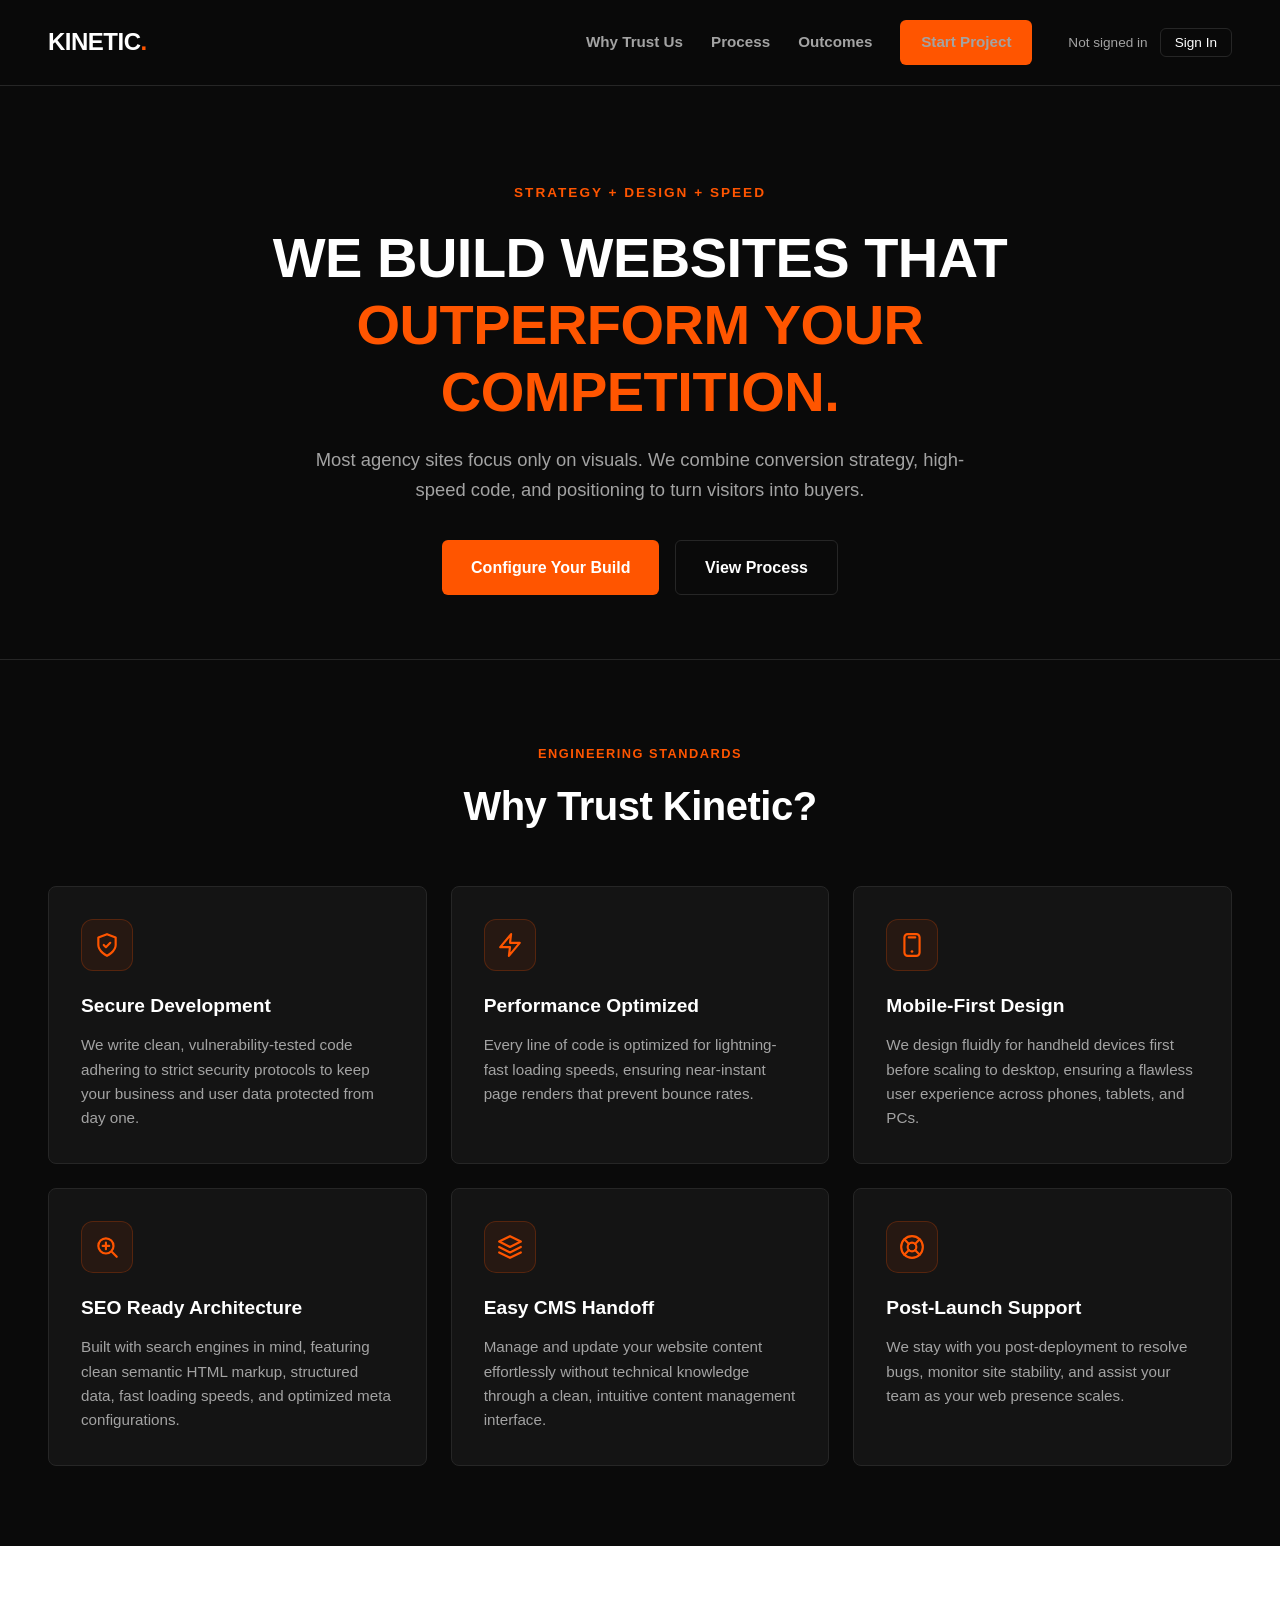
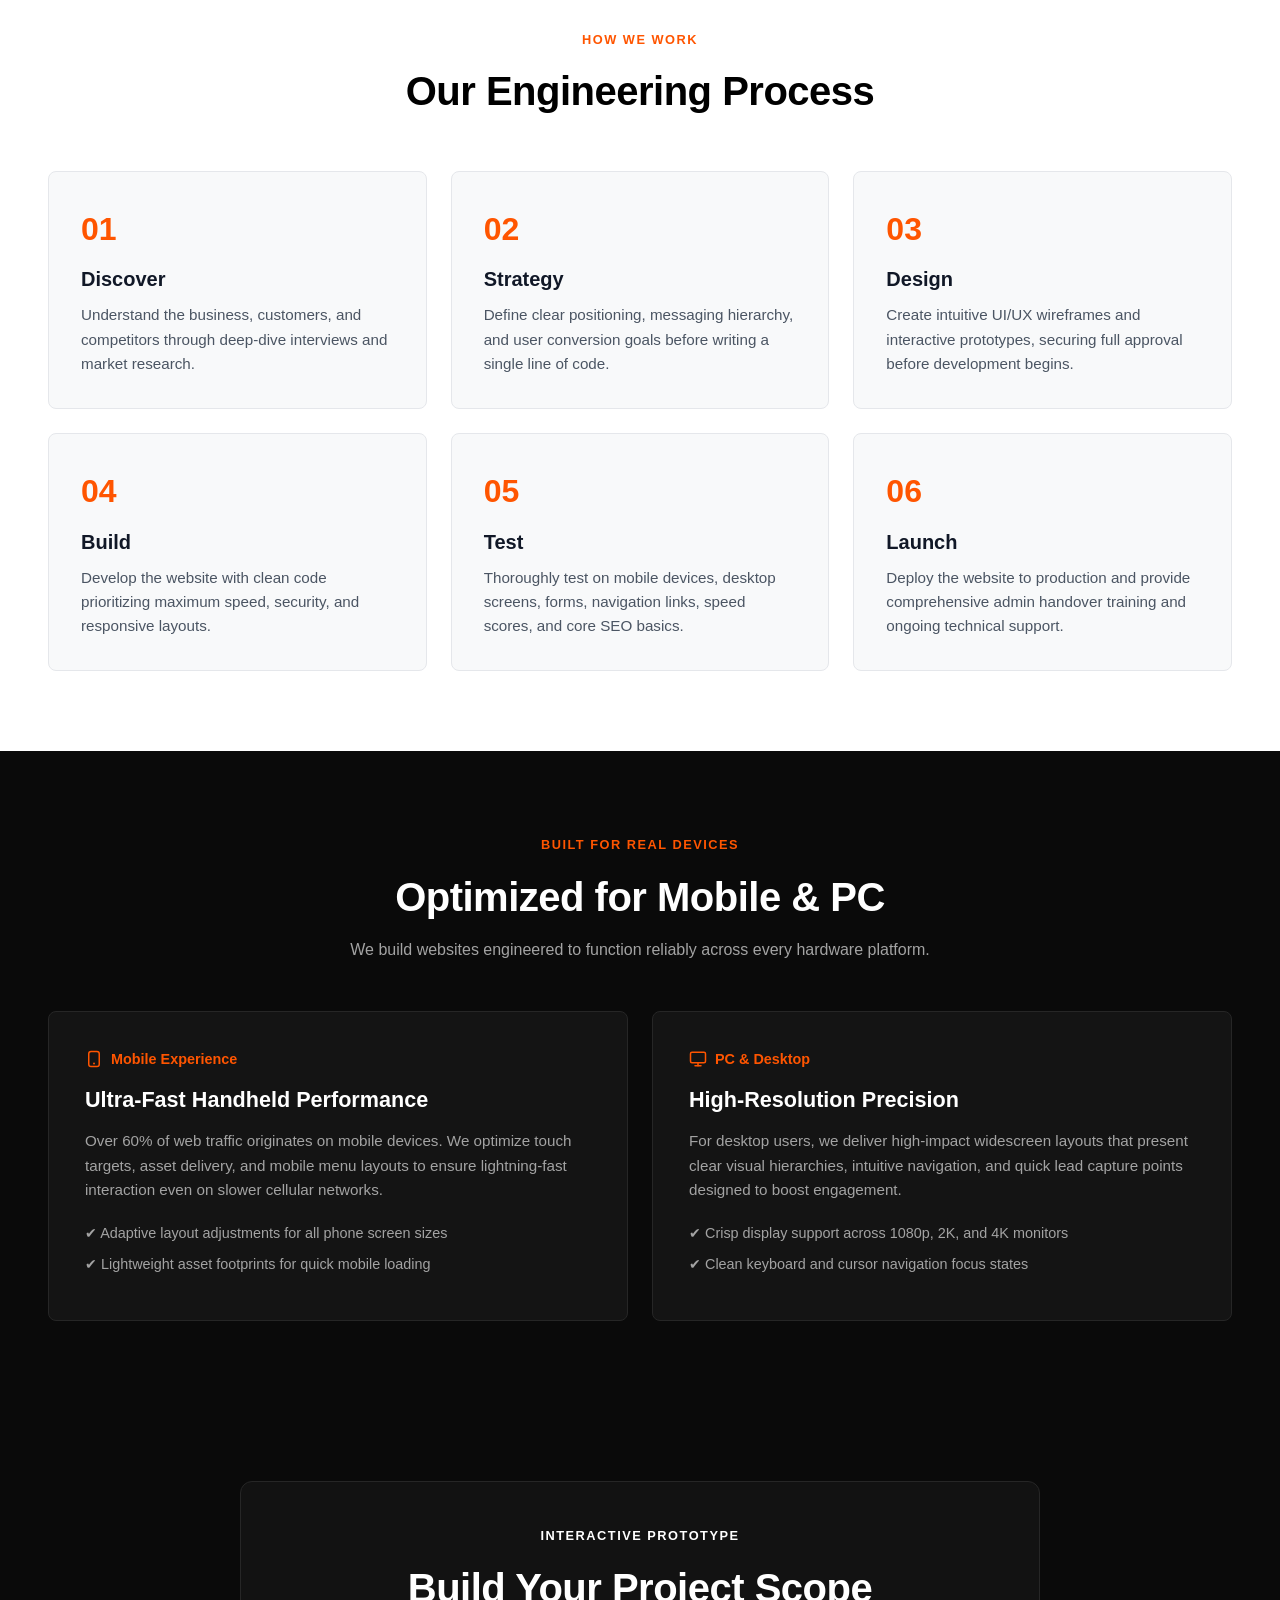
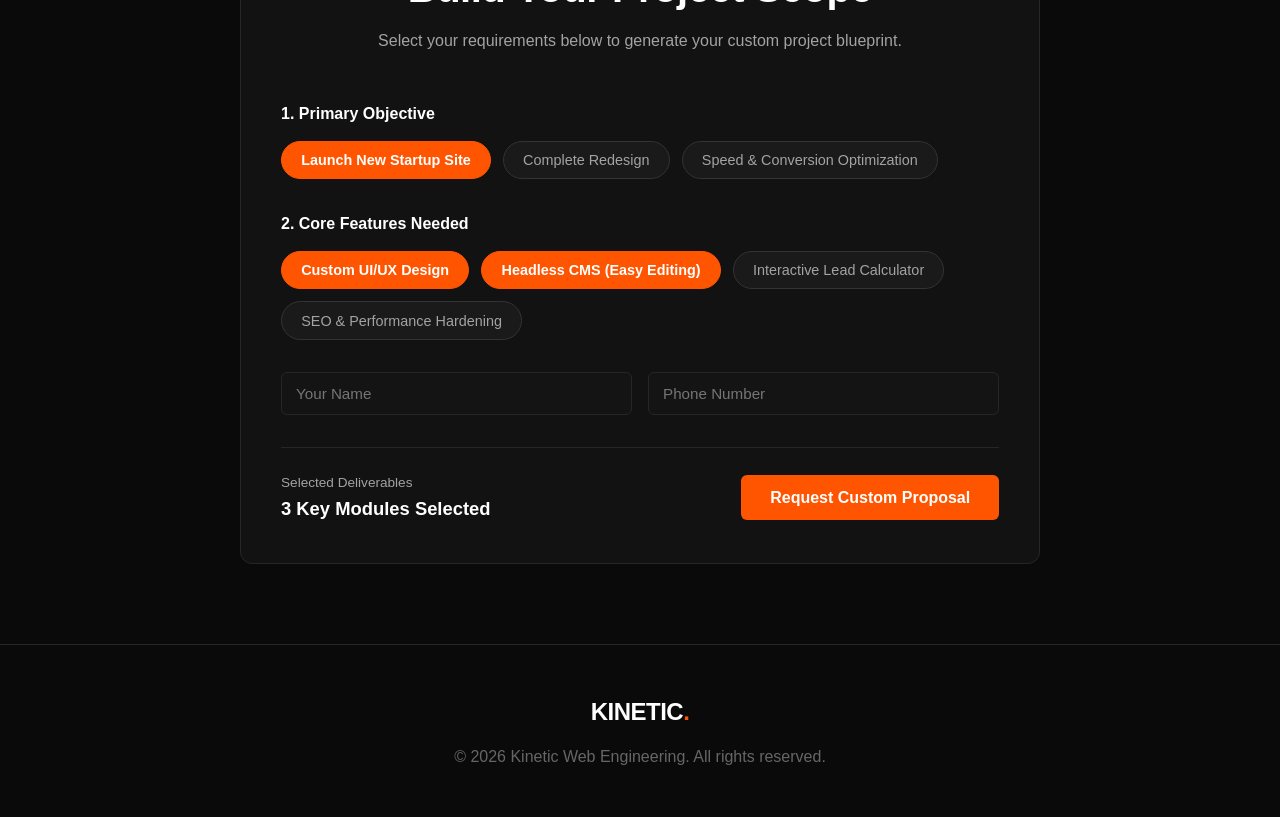
<file: frontend/index.html>
<!DOCTYPE html>
<html lang="en">
<head>
  <meta charset="UTF-8">
  <meta name="viewport" content="width=device-width, initial-scale=1.0">
  <title>KINETIC | Web Engineering for High-Growth Startups</title>
  <link rel="stylesheet" href="css/style.css">
  <!-- Font Awesome Icons -->
  <link rel="stylesheet" href="https://cdnjs.cloudflare.com/ajax/libs/font-awesome/6.4.0/css/all.min.css">
</head>
<body>

  <!-- Navigation Bar -->
  <nav class="navbar">
    <a href="#" class="logo">KINETIC<span>.</span></a>
    <button class="nav-toggle" id="nav-toggle" aria-label="Toggle navigation">
      <svg class="icon-menu" viewBox="0 0 24 24" fill="none" stroke="currentColor" stroke-width="2" stroke-linecap="round" stroke-linejoin="round" style="width:22px;height:22px;display:block;"><line x1="3" y1="12" x2="21" y2="12"/><line x1="3" y1="6" x2="21" y2="6"/><line x1="3" y1="18" x2="21" y2="18"/></svg>
      <svg class="icon-close" viewBox="0 0 24 24" fill="none" stroke="currentColor" stroke-width="2" stroke-linecap="round" stroke-linejoin="round" style="width:22px;height:22px;display:none;"><line x1="18" y1="6" x2="6" y2="18"/><line x1="6" y1="6" x2="18" y2="18"/></svg>
    </button>
    <div class="nav-links" id="nav-links">
      <a href="#trust">Why Trust Us</a>
      <a href="#process">Process</a>
      <a href="#outcomes">Outcomes</a>
      <a href="#configurator" class="btn-orange">Start Project</a>
      
      <!-- Integrated User Controls Right Side -->
      <div class="user-nav">
        <!-- Admin-Only Button (Placed inside navbar, hidden by default) -->
        <a id="admin-link" href="dashboard.html" class="btn-outline-sm btn-admin-highlight" style="display: none;">Admin Dashboard</a>
        
        <span id="user-greeting" class="user-greeting">Guest</span>
        <button id="auth-btn" onclick="handleAuthAction()" class="btn-outline-sm">Sign In</button>
      </div>
    </div>
  </nav>

  <!-- Hero Section -->
  <header class="hero">
    <div class="tag">STRATEGY + DESIGN + SPEED</div>
    <h1>WE BUILD WEBSITES THAT <br><span class="highlight">OUTPERFORM YOUR COMPETITION.</span></h1>
    <p>Most agency sites focus only on visuals. We combine conversion strategy, high-speed code, and positioning to turn visitors into buyers.</p>
    <div class="hero-btns">
      <a href="#configurator" class="btn-orange btn-lg">Configure Your Build</a>
      <a href="#process" class="btn-outline btn-lg">View Process</a>
    </div>
  </header>

  <!-- SECTION 1: Why Trust Kinetic? -->
  <section id="trust" class="section dark-section border-top">
    <div class="section-title">
      <span class="sub-tag orange-text">ENGINEERING STANDARDS</span>
      <h2>Why Trust Kinetic?</h2>
    </div>

    <div class="trust-grid">
      <div class="trust-card">
        <div class="trust-icon">
          <svg viewBox="0 0 24 24" fill="none" stroke="currentColor" stroke-width="2" stroke-linecap="round" stroke-linejoin="round">
            <path d="M12 22s8-4 8-10V5l-8-3-8 3v7c0 6 8 10 8 10z"/>
            <path d="M9 12l2 2 4-4"/>
          </svg>
        </div>
        <h3>Secure Development</h3>
        <p>We write clean, vulnerability-tested code adhering to strict security protocols to keep your business and user data protected from day one.</p>
      </div>

      <div class="trust-card">
        <div class="trust-icon">
          <svg viewBox="0 0 24 24" fill="none" stroke="currentColor" stroke-width="2" stroke-linecap="round" stroke-linejoin="round">
            <polygon points="13 2 3 14 12 14 11 22 21 10 12 10 13 2"/>
          </svg>
        </div>
        <h3>Performance Optimized</h3>
        <p>Every line of code is optimized for lightning-fast loading speeds, ensuring near-instant page renders that prevent bounce rates.</p>
      </div>

      <div class="trust-card">
        <div class="trust-icon">
          <svg viewBox="0 0 24 24" fill="none" stroke="currentColor" stroke-width="2" stroke-linecap="round" stroke-linejoin="round">
            <rect x="5" y="2" width="14" height="20" rx="3"/>
            <line x1="12" y1="18" x2="12.01" y2="18" stroke-width="2.5"/>
            <path d="M9 5h6"/>
          </svg>
        </div>
        <h3>Mobile-First Design</h3>
        <p>We design fluidly for handheld devices first before scaling to desktop, ensuring a flawless user experience across phones, tablets, and PCs.</p>
      </div>

      <div class="trust-card">
        <div class="trust-icon">
          <svg viewBox="0 0 24 24" fill="none" stroke="currentColor" stroke-width="2" stroke-linecap="round" stroke-linejoin="round">
            <circle cx="11" cy="11" r="7"/>
            <line x1="21" y1="21" x2="16.65" y2="16.65"/>
            <path d="M11 8v6"/>
            <path d="M8 11h6"/>
          </svg>
        </div>
        <h3>SEO Ready Architecture</h3>
        <p>Built with search engines in mind, featuring clean semantic HTML markup, structured data, fast loading speeds, and optimized meta configurations.</p>
      </div>

      <div class="trust-card">
        <div class="trust-icon">
          <svg viewBox="0 0 24 24" fill="none" stroke="currentColor" stroke-width="2" stroke-linecap="round" stroke-linejoin="round">
            <polygon points="12 2 2 7 12 12 22 7 12 2"/>
            <polyline points="2 17 12 22 22 17"/>
            <polyline points="2 12 12 17 22 12"/>
          </svg>
        </div>
        <h3>Easy CMS Handoff</h3>
        <p>Manage and update your website content effortlessly without technical knowledge through a clean, intuitive content management interface.</p>
      </div>

      <div class="trust-card">
        <div class="trust-icon">
          <svg viewBox="0 0 24 24" fill="none" stroke="currentColor" stroke-width="2" stroke-linecap="round" stroke-linejoin="round">
            <circle cx="12" cy="12" r="10"/>
            <circle cx="12" cy="12" r="4"/>
            <line x1="4.93" y1="4.93" x2="9.17" y2="9.17"/>
            <line x1="14.83" y1="14.83" x2="19.07" y2="19.07"/>
            <line x1="14.83" y1="9.17" x2="19.07" y2="4.93"/>
            <line x1="4.93" y1="19.07" x2="9.17" y2="14.83"/>
          </svg>
        </div>
        <h3>Post-Launch Support</h3>
        <p>We stay with you post-deployment to resolve bugs, monitor site stability, and assist your team as your web presence scales.</p>
      </div>
    </div>
  </section>

  <!-- SECTION 2: Process Section -->
  <section id="process" class="section white-section">
    <div class="section-title text-black">
      <span class="sub-tag orange-text">HOW WE WORK</span>
      <h2>Our Engineering Process</h2>
    </div>

    <div class="process-grid">
      <div class="process-card">
        <span class="step-num">01</span>
        <h3>Discover</h3>
        <p>Understand the business, customers, and competitors through deep-dive interviews and market research.</p>
      </div>

      <div class="process-card">
        <span class="step-num">02</span>
        <h3>Strategy</h3>
        <p>Define clear positioning, messaging hierarchy, and user conversion goals before writing a single line of code.</p>
      </div>

      <div class="process-card">
        <span class="step-num">03</span>
        <h3>Design</h3>
        <p>Create intuitive UI/UX wireframes and interactive prototypes, securing full approval before development begins.</p>
      </div>

      <div class="process-card">
        <span class="step-num">04</span>
        <h3>Build</h3>
        <p>Develop the website with clean code prioritizing maximum speed, security, and responsive layouts.</p>
      </div>

      <div class="process-card">
        <span class="step-num">05</span>
        <h3>Test</h3>
        <p>Thoroughly test on mobile devices, desktop screens, forms, navigation links, speed scores, and core SEO basics.</p>
      </div>

      <div class="process-card">
        <span class="step-num">06</span>
        <h3>Launch</h3>
        <p>Deploy the website to production and provide comprehensive admin handover training and ongoing technical support.</p>
      </div>
    </div>
  </section>

  <!-- SECTION 3: Grounded Outcomes Section -->
  <section id="outcomes" class="section dark-section">
    <div class="section-title">
      <span class="sub-tag orange-text">BUILT FOR REAL DEVICES</span>
      <h2>Optimized for Mobile & PC</h2>
      <p class="section-desc">We build websites engineered to function reliably across every hardware platform.</p>
    </div>

    <div class="outcomes-grid">
      <div class="outcomes-card">
        <div class="device-tag">
          <svg viewBox="0 0 24 24" fill="none" stroke="currentColor" stroke-width="2" stroke-linecap="round" stroke-linejoin="round">
            <rect x="5" y="2" width="14" height="20" rx="3"/>
            <line x1="12" y1="18" x2="12.01" y2="18" stroke-width="2.5"/>
          </svg>
          Mobile Experience
        </div>
        <h3>Ultra-Fast Handheld Performance</h3>
        <p>Over 60% of web traffic originates on mobile devices. We optimize touch targets, asset delivery, and mobile menu layouts to ensure lightning-fast interaction even on slower cellular networks.</p>
        <ul class="check-list">
          <li>✔ Adaptive layout adjustments for all phone screen sizes</li>
          <li>✔ Lightweight asset footprints for quick mobile loading</li>
        </ul>
      </div>

      <div class="outcomes-card">
        <div class="device-tag">
          <svg viewBox="0 0 24 24" fill="none" stroke="currentColor" stroke-width="2" stroke-linecap="round" stroke-linejoin="round">
            <rect x="2" y="3" width="20" height="14" rx="2"/>
            <line x1="8" y1="21" x2="16" y2="21"/>
            <line x1="12" y1="17" x2="12" y2="21"/>
          </svg>
          PC & Desktop
        </div>
        <h3>High-Resolution Precision</h3>
        <p>For desktop users, we deliver high-impact widescreen layouts that present clear visual hierarchies, intuitive navigation, and quick lead capture points designed to boost engagement.</p>
        <ul class="check-list">
          <li>✔ Crisp display support across 1080p, 2K, and 4K monitors</li>
          <li>✔ Clean keyboard and cursor navigation focus states</li>
        </ul>
      </div>
    </div>
  </section>

  <!-- Configurator Section -->
  <section id="configurator" class="section dark-section">
    <div class="config-box">
      <div class="section-title">
        <span class="sub-tag">INTERACTIVE PROTOTYPE</span>
        <h2>Build Your Project Scope</h2>
        <p class="section-desc">Select your requirements below to generate your custom project blueprint.</p>
      </div>

      <div class="step-group">
        <label>1. Primary Objective</label>
        <div class="pill-grid">
          <button class="pill active" onclick="toggleOption(this)">Launch New Startup Site</button>
          <button class="pill" onclick="toggleOption(this)">Complete Redesign</button>
          <button class="pill" onclick="toggleOption(this)">Speed & Conversion Optimization</button>
        </div>
      </div>

      <div class="step-group">
        <label>2. Core Features Needed</label>
        <div class="pill-grid">
          <button class="pill active" onclick="toggleOption(this)">Custom UI/UX Design</button>
          <button class="pill active" onclick="toggleOption(this)">Headless CMS (Easy Editing)</button>
          <button class="pill" onclick="toggleOption(this)">Interactive Lead Calculator</button>
          <button class="pill" onclick="toggleOption(this)">SEO & Performance Hardening</button>
        </div>
      </div>
      
      <div class="contact-inputs">
        <input type="text" id="client-name" placeholder="Your Name" required>
        <input type="tel" id="client-phone" placeholder="Phone Number" required>
      </div>
      <div class="summary-footer">
        <div>
          <span class="summary-label">Selected Deliverables</span>
          <div id="selected-count" class="summary-value">3 Key Modules Selected</div>
        </div>
        <button class="btn-orange btn-lg" onclick="submitProposal()">Request Custom Proposal</button>
      </div>
    </div>
  </section>

  <!-- Footer -->
  <footer>
    <div class="footer-container">
      <div class="logo">KINETIC<span>.</span></div>
      <p>&copy; 2026 Kinetic Web Engineering. All rights reserved.</p>
    </div>
  </footer>

  <script src="js/auth.js"></script>
  <script src="js/script.js"></script>

  <script>
    document.addEventListener('DOMContentLoaded', () => {
      checkAuthState();
      setupMobileNav();
    });

    function setupMobileNav() {
      const toggle = document.getElementById('nav-toggle');
      const links = document.getElementById('nav-links');
      if (!toggle || !links) return;

      const menuIcon = toggle.querySelector('.icon-menu');
      const closeIcon = toggle.querySelector('.icon-close');

      toggle.addEventListener('click', () => {
        const isOpen = links.classList.toggle('active');
        if (menuIcon && closeIcon) {
          menuIcon.style.display = isOpen ? 'none' : 'block';
          closeIcon.style.display = isOpen ? 'block' : 'none';
        }
      });

      // Close menu when clicking on navigation links
      links.querySelectorAll('a').forEach(link => {
        link.addEventListener('click', () => {
          if (window.innerWidth <= 880) {
            links.classList.remove('active');
            if (menuIcon && closeIcon) {
              menuIcon.style.display = 'block';
              closeIcon.style.display = 'none';
            }
          }
        });
      });
    }

    function checkAuthState() {
      const token = localStorage.getItem('kinetic_token');
      const user = JSON.parse(localStorage.getItem('kinetic_user') || '{}');

      const greetingEl = document.getElementById('user-greeting');
      const authBtn = document.getElementById('auth-btn');
      const adminLink = document.getElementById('admin-link');

      if (!greetingEl || !authBtn) return;

      if (token && user.name) {
        greetingEl.innerHTML = `Signed in as <span class="brand-orange-text">${user.name}</span>`;
        authBtn.innerText = 'Logout';

        // Display the Admin Dashboard link strictly for Admin accounts
        if (user.role === 'admin' && adminLink) {
          adminLink.style.display = 'inline-block';
        }
      } else {
        greetingEl.innerText = 'Not signed in';
        authBtn.innerText = 'Sign In';
        if (adminLink) {
          adminLink.style.display = 'none';
        }
      }
    }

    function handleAuthAction() {
      const token = localStorage.getItem('kinetic_token');

      if (token) {
        localStorage.removeItem('kinetic_token');
        localStorage.removeItem('kinetic_user');
        window.location.reload();
      } else {
        window.location.href = 'signin.html';
      }
    }
  </script>
</body>
</html>
</file>
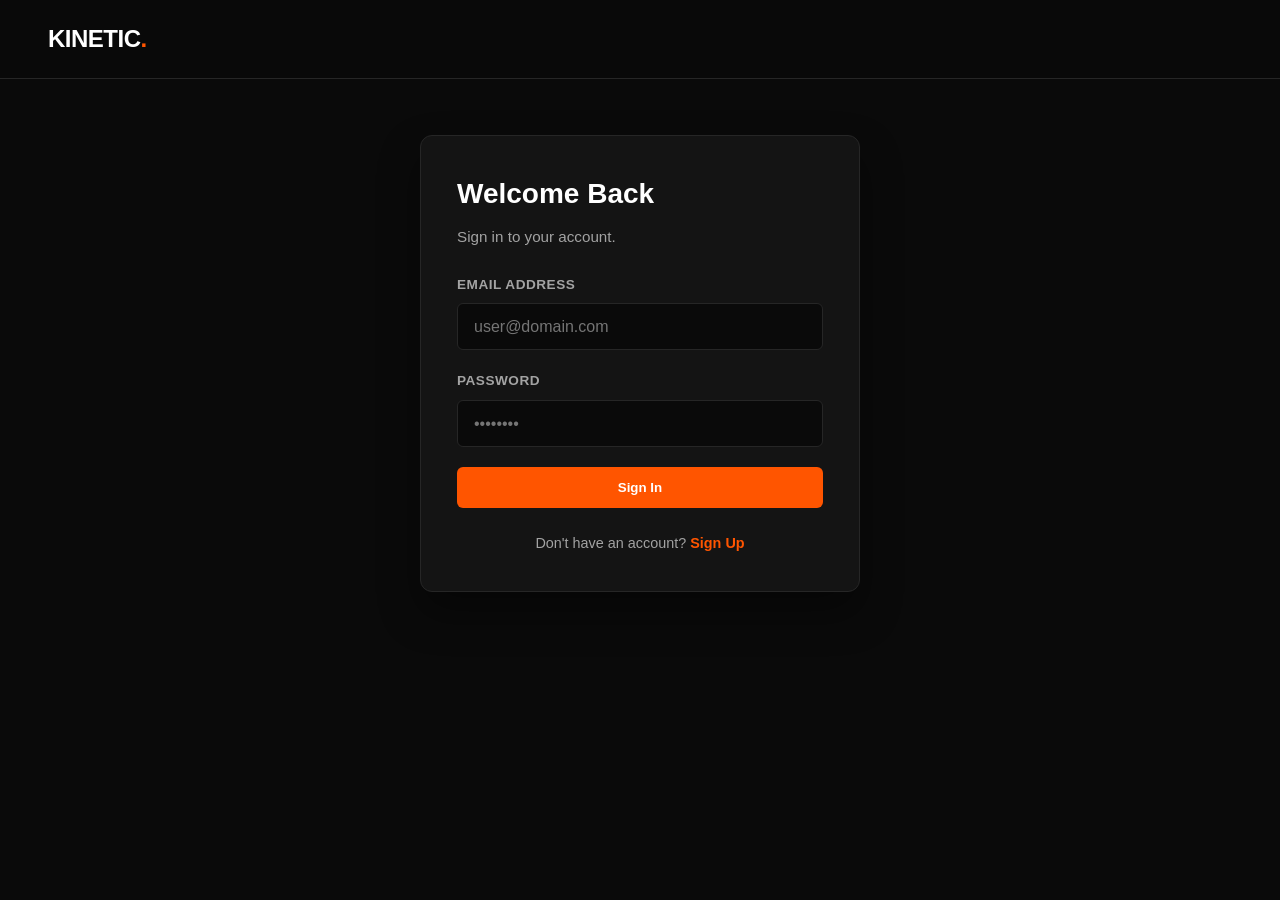
<file: frontend/dashboard.html>
<!DOCTYPE html>
<html lang="en">
<head>
  <meta charset="UTF-8">
  <meta name="viewport" content="width=device-width, initial-scale=1.0">
  <title>Kinetic - Admin Dashboard</title>
  <style>
    * {
      box-sizing: border-box;
      margin: 0;
      padding: 0;
    }

    body, button, input, select, textarea {
      font-family: -apple-system, BlinkMacSystemFont, "Segoe UI", Roboto, Helvetica, Arial, sans-serif;
    }

    body {
      background: #0a0a0a;
      color: #ffffff;
      padding: clamp(1rem, 3vw, 2rem);
      min-height: 100vh;
      overflow-x: hidden;
      width: 100%;
    }

    .header-bar {
      display: flex;
      justify-content: space-between;
      align-items: center;
      margin-bottom: 2rem;
      padding-bottom: 1rem;
      border-bottom: 1px solid #262626;
      flex-wrap: wrap;
      gap: 1rem;
    }

    h1 {
      font-size: clamp(1.4rem, 4vw, 1.8rem);
      font-weight: 700;
    }

    h2 {
      font-size: 1.3rem;
      margin-top: 1.5rem;
      margin-bottom: 0.75rem;
      color: #ffffff;
    }

    .brand-orange {
      color: #ff5500;
    }

    .nav-links {
      display: flex;
      align-items: center;
      gap: 15px;
      flex-wrap: wrap;
    }

    .nav-link {
      color: #ff5500;
      text-decoration: none;
      font-weight: 500;
      transition: color 0.2s ease;
    }

    .nav-link:hover {
      color: #e04b00;
    }

    .btn-outline {
      background: transparent;
      color: #ffffff;
      border: 1px solid #262626;
      padding: 8px 16px;
      border-radius: 6px;
      cursor: pointer;
      font-weight: 500;
      transition: all 0.2s ease;
    }

    .btn-outline:hover {
      background: #181818;
      border-color: #ff5500;
      color: #ff5500;
    }

    .table-responsive {
      width: 100%;
      overflow-x: auto;
      -webkit-overflow-scrolling: touch;
      background: #141414;
      border: 1px solid #262626;
      border-radius: 8px;
      margin: 1rem 0 2.5rem 0;
    }

    table {
      width: 100%;
      min-width: 650px;
      border-collapse: collapse;
      margin: 0;
      background: #141414;
    }

    th, td {
      padding: 12px 16px;
      text-align: left;
      border-bottom: 1px solid #262626;
      vertical-align: middle;
    }

    th {
      background: #181818;
      color: #ff5500;
      font-weight: 600;
      font-size: 0.85rem;
      text-transform: uppercase;
      letter-spacing: 0.5px;
    }

    tr:last-child td {
      border-bottom: none;
    }

    tr:hover td {
      background: #181818;
    }

    .btn-delete {
      background: #ef4444;
      color: #ffffff;
      border: none;
      padding: 6px 12px;
      border-radius: 4px;
      cursor: pointer;
      font-weight: 500;
      font-size: 0.85rem;
      transition: background 0.2s ease;
    }

    .btn-delete:hover {
      background: #dc2626;
    }

    .pill-tag {
      background: #222222;
      color: #ff5500;
      border: 1px solid #333333;
      padding: 2px 8px;
      border-radius: 12px;
      font-size: 0.8rem;
      margin-right: 4px;
      display: inline-block;
      margin-bottom: 4px;
    }

    .client-detail {
      color: #aaaaaa;
      font-size: 0.85rem;
      display: flex;
      align-items: center;
      gap: 6px;
      margin-top: 3px;
    }

    .client-name {
      color: #ffffff;
      font-weight: 600;
      font-size: 0.95rem;
      display: block;
      margin-bottom: 2px;
    }

    /* Graphical CSS Icon Badges */
    .icon-badge {
      display: inline-block;
      width: 14px;
      height: 14px;
      background-size: contain;
      background-repeat: no-repeat;
      background-position: center;
      opacity: 0.8;
    }

    .icon-id {
      background-image: url("data:image/svg+xml,%3Csvg xmlns='http://www.w3.org/2000/svg' fill='%23ff5500' viewBox='0 0 24 24'%3E%3Cpath d='M19 3H5c-1.1 0-2 .9-2 2v14c0 1.1.9 2 2 2h14c1.1 0 2-.9 2-2V5c0-1.1-.9-2-2-2zm-7 3c1.66 0 3 1.34 3 3s-1.34 3-3 3-3-1.34-3-3 1.34-3 3-3zm6 12H6v-1c0-2 4-3.1 6-3.1s6 1.1 6 3.1v1z'/%3E%3C/svg%3E");
    }

    .icon-email {
      background-image: url("data:image/svg+xml,%3Csvg xmlns='http://www.w3.org/2000/svg' fill='%23aaaaaa' viewBox='0 0 24 24'%3E%3Cpath d='M20 4H4c-1.1 0-1.99.9-1.99 2L2 18c0 1.1.9 2 2 2h16c1.1 0 2-.9 2-2V6c0-1.1-.9-2-2-2zm0 4l-8 5-8-5V6l8 5 8-5v2z'/%3E%3C/svg%3E");
    }

    .icon-phone {
      background-image: url("data:image/svg+xml,%3Csvg xmlns='http://www.w3.org/2000/svg' fill='%23aaaaaa' viewBox='0 0 24 24'%3E%3Cpath d='M6.62 10.79c1.44 2.83 3.76 5.14 6.59 6.59l2.2-2.2c.27-.27.67-.36 1.02-.24 1.12.37 2.33.57 3.57.57.55 0 1 .45 1 1V20c0 .55-.45 1-1 1-9.39 0-17-7.61-17-17 0-.55.45-1 1-1h3.5c.55 0 1 .45 1 1 0 1.25.2 2.45.57 3.57.11.35.03.74-.25 1.02l-2.2 2.2z'/%3E%3C/svg%3E");
    }

    @media (max-width: 600px) {
      .header-bar {
        flex-direction: column;
        align-items: flex-start;
      }
      
      .nav-links {
        width: 100%;
        justify-content: space-between;
      }
    }
  </style>
</head>
<body>

  <div class="header-bar">
    <h1>Kinetic <span class="brand-orange">Admin Dashboard</span></h1>
    <div class="nav-links">
      <a href="index.html" class="nav-link">Home</a>
      <button onclick="handleLogout()" class="btn-outline">Logout</button>
    </div>
  </div>

  <h2>1. Registered Users</h2>
  <div class="table-responsive">
    <table>
      <thead>
        <tr>
          <th>ID</th>
          <th>Name</th>
          <th>Email</th>
          <th>Role</th>
          <th>Action</th>
        </tr>
      </thead>
      <tbody id="users-table-body">
        <tr><td colspan="5">Loading...</td></tr>
      </tbody>
    </table>
  </div>

  <h2>2. Submitted Project Proposals</h2>
  <div class="table-responsive">
    <table>
      <thead>
        <tr>
          <th>ID</th>
          <th>Client Details</th>
          <th>Primary Objective</th>
          <th>Requested Features</th>
          <th>Submitted At</th>
          <th>Action</th>
        </tr>
      </thead>
      <tbody id="proposals-table-body">
        <tr><td colspan="6">Loading...</td></tr>
      </tbody>
    </table>
  </div>

  <script>
    const API_URL = '/api';

    window.onload = function() {
      loadDashboardData();
    };

    function handleLogout() {
      localStorage.removeItem('kinetic_token');
      localStorage.removeItem('kinetic_user');
      window.location.href = 'signin.html';
    }

    async function loadDashboardData() {
      const token = localStorage.getItem('kinetic_token');
      if (!token) { window.location.href = 'signin.html'; return; }

      // Fetch Users
      try {
        const uRes = await fetch(`${API_URL}/admin/users`, { 
          headers: { 'Authorization': `Bearer ${token}` } 
        });
        const uData = await uRes.json();
        
        if (uData.users && uData.users.length > 0) {
          document.getElementById('users-table-body').innerHTML = uData.users.map(u => `
            <tr>
              <td>${u.id}</td>
              <td>${u.name}</td>
              <td>${u.email}</td>
              <td>${u.role}</td>
              <td>${u.role !== 'admin' ? `<button class="btn-delete" onclick="deleteUser('${u.id}')">Delete</button>` : 'System Admin'}</td>
            </tr>
          `).join('');
        } else {
          document.getElementById('users-table-body').innerHTML = '<tr><td colspan="5">No registered users found.</td></tr>';
        }
      } catch (e) {
        document.getElementById('users-table-body').innerHTML = '<tr><td colspan="5">Failed to load user records.</td></tr>';
      }

      // Fetch Proposals
      try {
        const pRes = await fetch(`${API_URL}/admin/proposals`, { 
          headers: { 'Authorization': `Bearer ${token}` } 
        });
        const pData = await pRes.json();
        const pBody = document.getElementById('proposals-table-body');
        
        if (!pData.proposals || pData.proposals.length === 0) {
          pBody.innerHTML = '<tr><td colspan="6">No proposals submitted yet.</td></tr>';
          return;
        }

        pBody.innerHTML = pData.proposals.map(p => `
          <tr>
            <td>${p.id}</td>
            <td>
              <span class="client-name">${p.client && p.client.name ? p.client.name : 'Guest User'}</span>
              <span class="client-detail">
                <i class="icon-badge icon-id"></i> Customer ID: ${p.client && p.client.id ? p.client.id : 'N/A'}
              </span>
              <span class="client-detail">
                <i class="icon-badge icon-email"></i> ${p.client && p.client.email ? p.client.email : 'N/A'}
              </span>
              <span class="client-detail">
                <i class="icon-badge icon-phone"></i> ${p.client && p.client.phone ? p.client.phone : 'N/A'}
              </span>
            </td>
            <td><strong>${p.objective}</strong></td>
            <td>${p.features.map(f => `<span class="pill-tag">${f}</span>`).join('')}</td>
            <td>${new Date(p.submittedAt).toLocaleString()}</td>
            <td><button class="btn-delete" onclick="deleteProposal('${p.id}')">Delete</button></td>
          </tr>
        `).join('');
      } catch (e) {
        document.getElementById('proposals-table-body').innerHTML = '<tr><td colspan="6">Failed to load proposal submissions.</td></tr>';
      }
    }

    async function deleteUser(id) {
      const token = localStorage.getItem('kinetic_token');
      if (confirm('Delete this user?')) {
        await fetch(`${API_URL}/admin/users/${id}`, { 
          method: 'DELETE', 
          headers: { 'Authorization': `Bearer ${token}` } 
        });
        loadDashboardData();
      }
    }

    async function deleteProposal(id) {
      const token = localStorage.getItem('kinetic_token');
      if (confirm('Delete this proposal?')) {
        await fetch(`${API_URL}/admin/proposals/${id}`, { 
          method: 'DELETE', 
          headers: { 'Authorization': `Bearer ${token}` } 
        });
        loadDashboardData();
      }
    }
  </script>
</body>
</html>
</file>
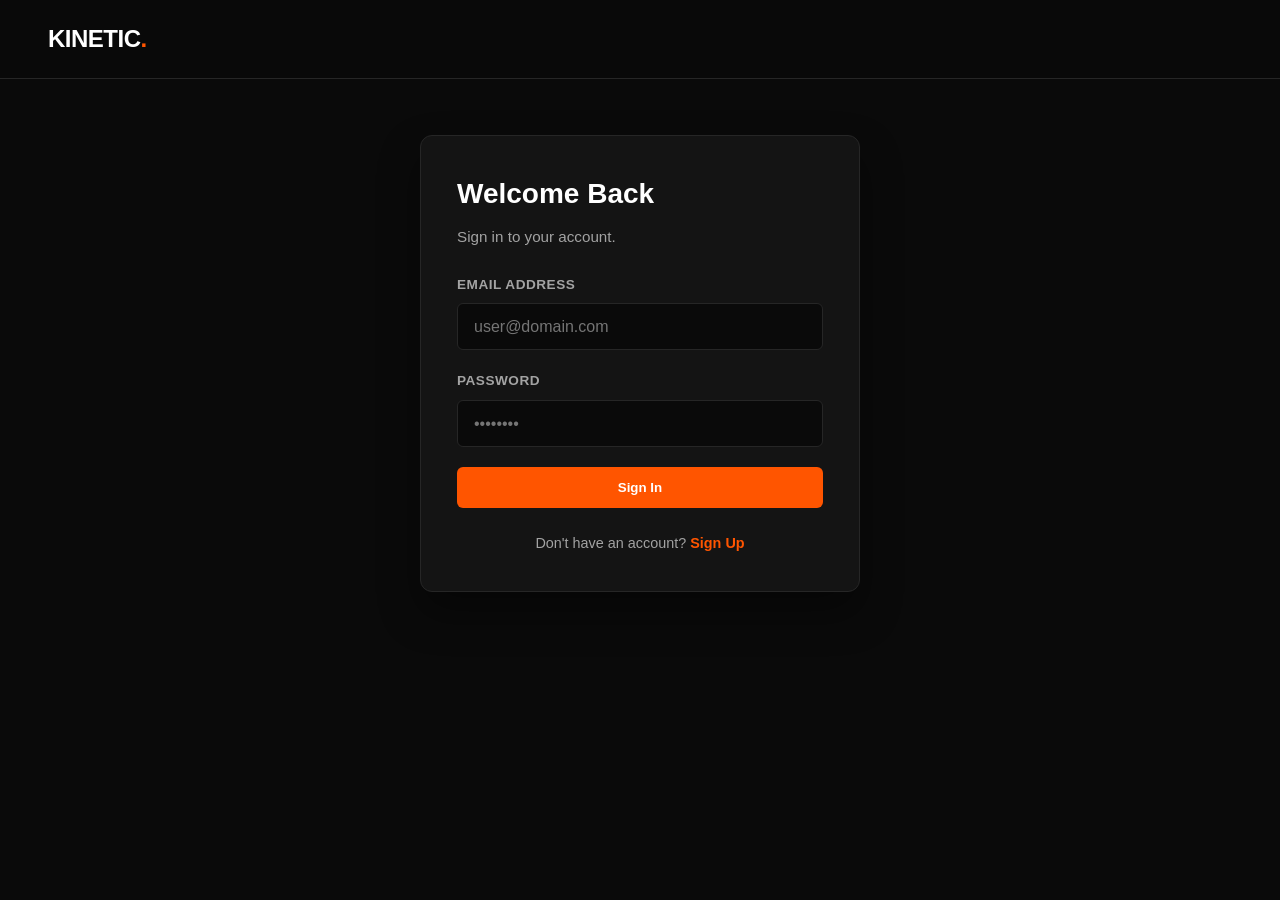
<file: frontend/signin.html>
<!DOCTYPE html>
<html lang="en">
<head>
  <meta charset="UTF-8">
  <meta name="viewport" content="width=device-width, initial-scale=1.0">
  <title>Sign In | KINETIC</title>
  <link rel="stylesheet" href="css/style.css">
</head>
<body>
  <nav class="navbar">
    <a href="index.html" class="logo">KINETIC<span>.</span></a>
  </nav>

  <div class="auth-container">
    <h2>Welcome Back</h2>
    <p>Sign in to your account.</p>

    <div id="error-msg" class="error-msg"></div>

    <form onsubmit="handleSignIn(event)">
      <div class="form-group">
        <label>Email Address</label>
        <input type="email" id="email" required placeholder="user@domain.com">
      </div>
      <div class="form-group">
        <label>Password</label>
        <input type="password" id="password" required placeholder="••••••••">
      </div>
      <button type="submit" class="btn-orange" style="width: 100%; padding: 0.8rem;">Sign In</button>
    </form>

    <div class="auth-footer">
      Don't have an account? <a href="signup.html">Sign Up</a>
    </div>
  </div>

  <script src="js/auth.js"></script>
  <script src="js/main.js"></script>
  <script src="js/admin.js"></script>
</body>
</html>
</file>
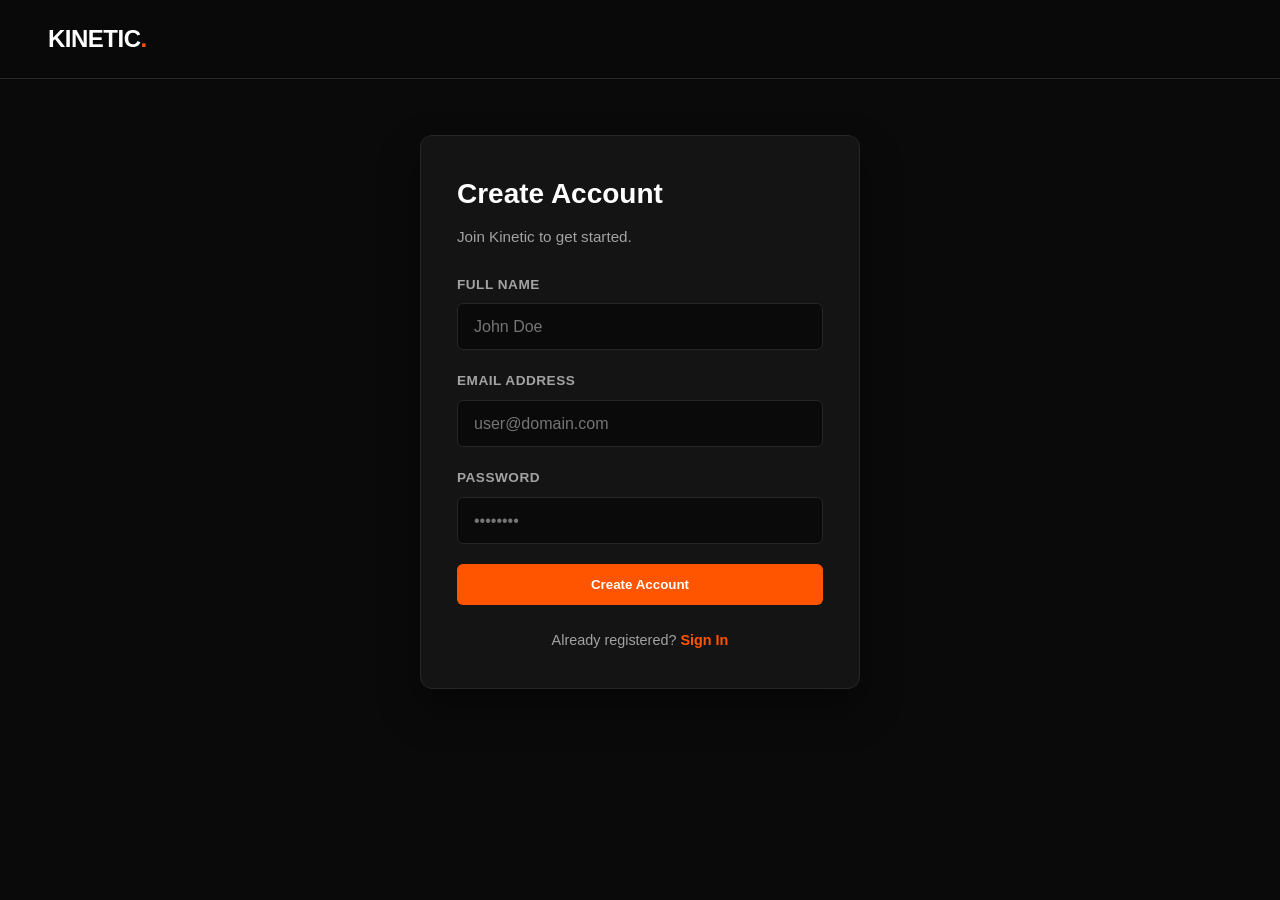
<file: frontend/signup.html>
<!DOCTYPE html>
<html lang="en">
<head>
  <meta charset="UTF-8">
  <meta name="viewport" content="width=device-width, initial-scale=1.0">
  <title>Sign Up | KINETIC</title>
  <link rel="stylesheet" href="css/style.css">
</head>
<body>
  <nav class="navbar">
    <a href="index.html" class="logo">KINETIC<span>.</span></a>
  </nav>

  <div class="auth-container">
    <h2>Create Account</h2>
    <p>Join Kinetic to get started.</p>

    <div id="error-msg" class="error-msg"></div>

    <form onsubmit="handleSignUp(event)">
      <div class="form-group">
        <label>Full Name</label>
        <input type="text" id="name" required placeholder="John Doe">
      </div>
      <div class="form-group">
        <label>Email Address</label>
        <input type="email" id="email" required placeholder="user@domain.com">
      </div>
      <div class="form-group">
        <label>Password</label>
        <input type="password" id="password" required placeholder="••••••••">
      </div>
      <button type="submit" class="btn-orange" style="width: 100%; padding: 0.8rem;">Create Account</button>
    </form>

    <div class="auth-footer">
      Already registered? <a href="signin.html">Sign In</a>
    </div>
  </div>

  <script src="js/auth.js"></script>
  <script src="js/main.js"></script>
  <script src="js/admin.js"></script>
</body>
</html>
</file>
<file: frontend/css/style.css>
:root {
  --bg-black: #0a0a0a;
  --card-dark: #141414;
  --card-border: #262626;
  --brand-orange: #ff5500;
  --brand-orange-hover: #e04b00;
  --text-white: #ffffff;
  --text-gray: #a3a3a3;
  --text-black: #0a0a0a;
  --danger-red: #ef4444;
  --success-green: #22c55e;
}

*, *::before, *::after {
  margin: 0;
  padding: 0;
  box-sizing: border-box;
}

body, button, input, select, textarea {
  font-family: 'Inter', -apple-system, BlinkMacSystemFont, "Segoe UI", Roboto, Oxygen, Ubuntu, Cantarell, sans-serif;
}

html {
  scroll-behavior: smooth;
  overflow-x: hidden;
}

body {
  background-color: var(--bg-black);
  color: var(--text-white);
  line-height: 1.6;
  min-height: 100vh;
  display: flex;
  flex-direction: column;
  overflow-x: hidden;
  width: 100%;
  position: relative;
  -webkit-text-size-adjust: 100%;
}

img, svg, video {
  max-width: 100%;
  height: auto;
  display: block;
}

/* ==========================================
   NAVIGATION BAR
   ========================================== */
.navbar {
  display: flex;
  justify-content: space-between;
  align-items: center;
  padding: 1.25rem 3rem;
  background: rgba(10, 10, 10, 0.95);
  border-bottom: 1px solid var(--card-border);
  position: sticky;
  top: 0;
  z-index: 1000;
  backdrop-filter: blur(10px);
  -webkit-backdrop-filter: blur(10px);
}

.logo {
  font-size: 1.5rem;
  font-weight: 900;
  color: var(--text-white);
  text-decoration: none;
  letter-spacing: -0.5px;
  display: inline-flex;
  align-items: center;
}

.logo span {
  color: var(--brand-orange);
}

/* Mobile Toggle Hamburger Button */
.nav-toggle {
  display: none;
  background: transparent;
  border: 1px solid var(--card-border);
  color: var(--text-white);
  font-size: 1.25rem;
  padding: 0.5rem 0.75rem;
  border-radius: 6px;
  cursor: pointer;
  transition: all 0.2s ease;
  line-height: 1;
}

.nav-toggle:hover,
.nav-toggle:focus {
  border-color: var(--brand-orange);
  color: var(--brand-orange);
}

.nav-links {
  display: flex;
  gap: 1.75rem;
  align-items: center;
}

.nav-links a {
  color: var(--text-gray);
  text-decoration: none;
  font-weight: 600;
  font-size: 0.95rem;
  transition: color 0.2s ease;
  white-space: nowrap;
}

.nav-links a:hover {
  color: var(--brand-orange);
}

.user-nav {
  display: flex;
  align-items: center;
  gap: 12px;
  margin-left: 0.5rem;
}

.user-greeting {
  color: var(--text-gray);
  font-size: 0.85rem;
  white-space: nowrap;
}

.brand-orange-text {
  color: var(--brand-orange);
  font-weight: 600;
}

/* ==========================================
   BUTTONS
   ========================================== */
.btn-orange {
  background-color: var(--brand-orange);
  color: var(--text-white);
  padding: 0.65rem 1.3rem;
  border-radius: 6px;
  text-decoration: none;
  font-weight: 700;
  border: none;
  cursor: pointer;
  display: inline-flex;
  align-items: center;
  justify-content: center;
  transition: background-color 0.2s ease, transform 0.1s ease, box-shadow 0.2s ease;
  white-space: nowrap;
}

.btn-orange:hover {
  background-color: var(--brand-orange-hover);
}

.btn-orange:active {
  transform: scale(0.98);
}

.btn-outline {
  background: transparent;
  color: var(--text-white);
  border: 1px solid var(--card-border);
  padding: 0.65rem 1.3rem;
  border-radius: 6px;
  font-weight: 600;
  text-decoration: none;
  cursor: pointer;
  display: inline-flex;
  align-items: center;
  justify-content: center;
  transition: all 0.2s ease;
  white-space: nowrap;
}

.btn-outline:hover {
  background: #181818;
  border-color: var(--brand-orange);
  color: var(--brand-orange);
}

.btn-outline-sm {
  background: transparent;
  color: var(--text-white);
  border: 1px solid var(--card-border);
  padding: 6px 14px;
  border-radius: 6px;
  cursor: pointer;
  font-size: 0.85rem;
  font-weight: 500;
  text-decoration: none;
  display: inline-flex;
  align-items: center;
  justify-content: center;
  transition: all 0.2s ease;
  white-space: nowrap;
}

.btn-outline-sm:hover {
  background: #181818;
  border-color: var(--brand-orange);
  color: var(--brand-orange);
}

.btn-admin-highlight {
  background: rgba(255, 85, 0, 0.1);
  border-color: var(--brand-orange);
  color: var(--brand-orange);
}

.btn-admin-highlight:hover {
  background: var(--brand-orange);
  color: var(--text-white);
}

.btn-lg {
  padding: 0.85rem 1.8rem;
  font-size: 1rem;
}

/* ==========================================
   HERO SECTION
   ========================================== */
.hero {
  text-align: center;
  padding: 6rem 1.5rem 4rem;
  max-width: 960px;
  margin: 0 auto;
  width: 100%;
}

.tag {
  color: var(--brand-orange);
  font-size: 0.85rem;
  font-weight: 700;
  letter-spacing: 2px;
  margin-bottom: 1.25rem;
  text-transform: uppercase;
}

.hero h1 {
  font-size: clamp(2rem, 5.5vw, 3.5rem);
  font-weight: 900;
  line-height: 1.2;
  margin-bottom: 1.25rem;
  letter-spacing: -0.5px;
  word-break: break-word;
}

.hero h1 span.highlight {
  color: var(--brand-orange);
}

.hero p {
  color: var(--text-gray);
  font-size: clamp(1rem, 2.5vw, 1.15rem);
  max-width: 650px;
  margin: 0 auto 2.25rem;
  line-height: 1.6;
}

.hero-btns {
  display: flex;
  gap: 1rem;
  justify-content: center;
  flex-wrap: wrap;
}

/* ==========================================
   SECTIONS & GRIDS
   ========================================== */
.section {
  padding: 5rem 3rem;
  width: 100%;
}

.dark-section {
  background: var(--bg-black);
}

.white-section {
  background: #ffffff;
  color: #000000;
}

.border-top {
  border-top: 1px solid var(--card-border);
}

.section-title {
  text-align: center;
  margin-bottom: 3rem;
}

.section-title h2 {
  font-size: clamp(1.75rem, 4vw, 2.5rem);
  font-weight: 800;
  margin-top: 0.5rem;
  letter-spacing: -0.5px;
}

.sub-tag {
  font-size: 0.8rem;
  font-weight: 700;
  letter-spacing: 1.5px;
  text-transform: uppercase;
}

.orange-text {
  color: var(--brand-orange);
}

.text-black {
  color: #000000;
}

.section-desc {
  color: var(--text-gray);
  margin-top: 0.5rem;
  font-size: 1rem;
  max-width: 600px;
  margin-left: auto;
  margin-right: auto;
}

.trust-grid, .process-grid, .outcomes-grid {
  display: grid;
  grid-template-columns: repeat(auto-fit, minmax(280px, 1fr));
  gap: 1.5rem;
  max-width: 1200px;
  margin: 0 auto;
  width: 100%;
}

.trust-card {
  background: var(--card-dark);
  padding: 2rem;
  border-radius: 8px;
  border: 1px solid var(--card-border);
  transition: transform 0.2s ease, border-color 0.2s ease;
}

.trust-card:hover {
  border-color: #383838;
  transform: translateY(-2px);
}

.trust-icon {
  width: 52px;
  height: 52px;
  background: rgba(255, 85, 0, 0.08);
  border: 1px solid rgba(255, 85, 0, 0.22);
  border-radius: 12px;
  display: inline-flex;
  align-items: center;
  justify-content: center;
  margin-bottom: 1.25rem;
  color: var(--brand-orange);
  transition: all 0.3s ease;
}

.trust-card:hover .trust-icon {
  background: rgba(255, 85, 0, 0.16);
  border-color: var(--brand-orange);
  transform: translateY(-2px) scale(1.05);
  box-shadow: 0 0 20px rgba(255, 85, 0, 0.25);
}

.trust-icon svg {
  width: 26px;
  height: 26px;
  stroke: var(--brand-orange);
  stroke-width: 2;
  fill: none;
  stroke-linecap: round;
  stroke-linejoin: round;
  display: block;
}

.trust-card h3 {
  font-size: 1.2rem;
  margin-bottom: 0.75rem;
  font-weight: 700;
}

.trust-card p {
  color: var(--text-gray);
  font-size: 0.95rem;
  line-height: 1.6;
}

.process-card {
  background: #f8f9fa;
  padding: 2rem;
  border-radius: 8px;
  border: 1px solid #e5e7eb;
  transition: transform 0.2s ease;
}

.process-card:hover {
  transform: translateY(-2px);
}

.step-num {
  font-size: 2rem;
  font-weight: 800;
  color: var(--brand-orange);
  display: block;
  margin-bottom: 0.5rem;
}

.process-card h3 {
  font-size: 1.25rem;
  margin-bottom: 0.5rem;
  color: #111827;
  font-weight: 700;
}

.process-card p {
  color: #4b5563;
  font-size: 0.95rem;
  line-height: 1.6;
}

.outcomes-card {
  background: var(--card-dark);
  padding: 2.25rem;
  border-radius: 8px;
  border: 1px solid var(--card-border);
}

.device-tag {
  color: var(--brand-orange);
  font-weight: 700;
  margin-bottom: 0.75rem;
  font-size: 0.9rem;
  display: flex;
  align-items: center;
  gap: 8px;
}

.device-tag svg {
  width: 18px;
  height: 18px;
  stroke: var(--brand-orange);
  stroke-width: 2;
  fill: none;
  display: inline-block;
  vertical-align: middle;
}

.outcomes-card h3 {
  font-size: 1.35rem;
  margin-bottom: 0.75rem;
  font-weight: 700;
}

.outcomes-card p {
  color: var(--text-gray);
  font-size: 0.95rem;
  line-height: 1.6;
}

.check-list {
  list-style: none;
  margin-top: 1.25rem;
}

.check-list li {
  color: var(--text-gray);
  margin-bottom: 0.5rem;
  font-size: 0.9rem;
  display: flex;
  align-items: flex-start;
  gap: 8px;
}

/* ==========================================
   CONFIGURATOR SECTION
   ========================================== */
.config-box {
  max-width: 800px;
  margin: 0 auto;
  background: #121212;
  border: 1px solid var(--card-border);
  padding: 2.5rem;
  border-radius: 12px;
  width: 100%;
}

.step-group {
  margin-bottom: 2rem;
}

.step-group label {
  display: block;
  font-weight: 600;
  margin-bottom: 0.85rem;
  color: var(--text-white);
  font-size: 1rem;
}

.pill-grid {
  display: flex;
  flex-wrap: wrap;
  gap: 0.75rem;
}

.pill {
  background: #1a1a1a;
  color: var(--text-gray);
  border: 1px solid #333333;
  padding: 0.65rem 1.2rem;
  border-radius: 50px;
  cursor: pointer;
  font-size: 0.9rem;
  font-weight: 500;
  transition: all 0.2s ease;
  text-align: center;
}

.pill:hover {
  border-color: var(--brand-orange);
  color: var(--text-white);
}

.pill.active {
  background: var(--brand-orange);
  color: var(--text-white);
  border-color: var(--brand-orange);
  font-weight: 600;
}

.contact-inputs {
  margin-top: 1.5rem;
  display: flex;
  gap: 1rem;
  flex-wrap: wrap;
  width: 100%;
}

.contact-inputs input {
  flex: 1 1 240px;
  min-width: 0;
  padding: 12px 14px;
  background: #141414;
  border: 1px solid var(--card-border);
  color: var(--text-white);
  border-radius: 6px;
  font-size: 0.95rem;
  transition: border-color 0.2s ease;
}

.contact-inputs input:focus {
  outline: none;
  border-color: var(--brand-orange);
}

.summary-footer {
  display: flex;
  justify-content: space-between;
  align-items: center;
  border-top: 1px solid var(--card-border);
  padding-top: 1.5rem;
  margin-top: 2rem;
  gap: 1rem;
  flex-wrap: wrap;
}

.summary-label {
  font-size: 0.85rem;
  color: var(--text-gray);
  display: block;
}

.summary-value {
  font-size: 1.15rem;
  font-weight: 700;
  color: var(--text-white);
}

/* ==========================================
   AUTH PAGES (Sign In / Sign Up)
   ========================================== */
.auth-container {
  max-width: 440px;
  width: calc(100% - 2rem);
  margin: 3.5rem auto;
  background: var(--card-dark);
  border: 1px solid var(--card-border);
  padding: 2.25rem;
  border-radius: 12px;
  box-shadow: 0 20px 40px rgba(0, 0, 0, 0.4);
}

.auth-container h2 {
  font-size: 1.75rem;
  font-weight: 800;
  margin-bottom: 0.5rem;
}

.auth-container p {
  color: var(--text-gray);
  margin-bottom: 1.5rem;
  font-size: 0.95rem;
}

.form-group {
  margin-bottom: 1.25rem;
}

.form-group label {
  display: block;
  font-weight: 600;
  margin-bottom: 0.5rem;
  font-size: 0.85rem;
  color: var(--text-gray);
  text-transform: uppercase;
  letter-spacing: 0.5px;
}

.form-group input {
  width: 100%;
  padding: 0.85rem 1rem;
  background: #0a0a0a;
  border: 1px solid var(--card-border);
  border-radius: 6px;
  color: var(--text-white);
  font-size: 1rem;
  transition: border-color 0.2s ease;
}

.form-group input:focus {
  outline: none;
  border-color: var(--brand-orange);
}

.error-msg {
  background: rgba(239, 68, 68, 0.1);
  border: 1px solid var(--danger-red);
  color: var(--danger-red);
  padding: 0.75rem 1rem;
  border-radius: 6px;
  font-size: 0.85rem;
  margin-bottom: 1.25rem;
  display: none;
}

.auth-footer {
  margin-top: 1.5rem;
  text-align: center;
  font-size: 0.9rem;
  color: var(--text-gray);
}

.auth-footer a {
  color: var(--brand-orange);
  text-decoration: none;
  font-weight: 600;
}

.auth-footer a:hover {
  text-decoration: underline;
}

/* ==========================================
   ADMIN DASHBOARD (Shared Classes)
   ========================================== */
.dashboard-container {
  max-width: 1200px;
  width: calc(100% - 2rem);
  margin: 2.5rem auto;
  flex: 1;
}

.dashboard-header {
  margin-bottom: 2rem;
}

.dashboard-header h2 {
  font-size: clamp(1.5rem, 3.5vw, 2rem);
  font-weight: 800;
}

.dashboard-header p {
  color: var(--text-gray);
  font-size: 0.95rem;
}

.table-wrapper, .table-responsive {
  background: var(--card-dark);
  border: 1px solid var(--card-border);
  border-radius: 8px;
  overflow-x: auto;
  -webkit-overflow-scrolling: touch;
  width: 100%;
  margin-bottom: 2.5rem;
}

.dash-table {
  width: 100%;
  min-width: 600px;
  border-collapse: collapse;
}

.dash-table th,
.dash-table td {
  padding: 1rem 1.25rem;
  text-align: left;
}

.dash-table th {
  background: #181818;
  color: var(--brand-orange);
  font-size: 0.8rem;
  text-transform: uppercase;
  letter-spacing: 0.5px;
  border-bottom: 1px solid var(--card-border);
}

.dash-table td {
  border-bottom: 1px solid var(--card-border);
  font-size: 0.95rem;
  color: var(--text-gray);
}

.dash-table tr:last-child td {
  border-bottom: none;
}

.dash-table tr:hover td {
  background: rgba(255, 255, 255, 0.02);
  color: var(--text-white);
}

.badge-admin {
  color: var(--brand-orange);
  background: rgba(255, 85, 0, 0.1);
  padding: 0.25rem 0.5rem;
  border-radius: 4px;
  font-weight: 700;
  font-size: 0.8rem;
}

.badge-user {
  color: var(--text-gray);
  background: rgba(255, 255, 255, 0.05);
  padding: 0.25rem 0.5rem;
  border-radius: 4px;
  font-size: 0.8rem;
}

/* ==========================================
   FOOTER
   ========================================== */
footer {
  text-align: center;
  padding: 3rem 1.5rem;
  border-top: 1px solid var(--card-border);
  color: #666666;
  background: var(--bg-black);
  margin-top: auto;
  width: 100%;
}

.footer-container {
  max-width: 1200px;
  margin: 0 auto;
  display: flex;
  flex-direction: column;
  align-items: center;
  gap: 0.75rem;
}

/* ==========================================
   RESPONSIVE MEDIA QUERIES
   ========================================== */

/* Tablet & Mobile Nav Breakpoint (<= 880px) */
@media (max-width: 880px) {
  .navbar {
    padding: 1rem 1.5rem;
    position: sticky;
    top: 0;
  }

  .nav-toggle {
    display: inline-block;
  }

  .nav-links {
    display: none;
    position: absolute;
    top: 100%;
    left: 0;
    right: 0;
    background: #111111;
    border-bottom: 1px solid var(--card-border);
    flex-direction: column;
    align-items: stretch;
    padding: 1.5rem;
    gap: 1.25rem;
    box-shadow: 0 15px 30px rgba(0, 0, 0, 0.8);
    z-index: 1000;
  }

  .nav-links.active {
    display: flex;
  }

  .nav-links a {
    font-size: 1.05rem;
    padding: 0.5rem 0;
    border-bottom: 1px solid #1f1f1f;
  }

  .nav-links .btn-orange {
    text-align: center;
    padding: 0.8rem;
    border-radius: 6px;
    margin-top: 0.25rem;
  }

  .user-nav {
    margin-left: 0;
    margin-top: 0.5rem;
    padding-top: 1rem;
    border-top: 1px solid #262626;
    flex-direction: column;
    align-items: stretch;
    gap: 0.75rem;
  }

  .user-nav .btn-outline-sm {
    text-align: center;
    padding: 0.75rem;
    font-size: 0.95rem;
  }

  .user-greeting {
    text-align: center;
    font-size: 0.9rem;
  }

  .section {
    padding: 3.5rem 1.5rem;
  }
}

/* Mobile Screens (<= 640px) */
@media (max-width: 640px) {
  .navbar {
    padding: 0.85rem 1.25rem;
  }

  .hero {
    padding: 4rem 1.25rem 3rem;
  }

  .hero p {
    font-size: 1rem;
    margin-bottom: 1.75rem;
  }

  .hero-btns {
    flex-direction: column;
    width: 100%;
    max-width: 320px;
    margin: 0 auto;
    gap: 0.75rem;
  }

  .hero-btns a {
    width: 100%;
    text-align: center;
  }

  .section {
    padding: 3rem 1.25rem;
  }

  .section-title {
    margin-bottom: 2rem;
  }

  .trust-grid, .process-grid, .outcomes-grid {
    grid-template-columns: 1fr;
    gap: 1.25rem;
  }

  .trust-card, .process-card, .outcomes-card {
    padding: 1.5rem 1.25rem;
  }

  .config-box {
    padding: 1.5rem 1rem;
    border-radius: 8px;
  }

  .pill-grid {
    gap: 0.5rem;
  }

  .pill {
    width: 100%;
    padding: 0.7rem 1rem;
    font-size: 0.85rem;
  }

  .contact-inputs {
    flex-direction: column;
    gap: 0.75rem;
  }

  .contact-inputs input {
    width: 100%;
    flex: none;
  }

  .summary-footer {
    flex-direction: column;
    align-items: stretch;
    text-align: center;
    gap: 1.25rem;
  }

  .summary-footer .btn-orange {
    width: 100%;
    padding: 0.85rem;
  }

  .auth-container {
    padding: 1.75rem 1.25rem;
    margin: 2rem auto;
    width: calc(100% - 1.5rem);
  }
}

/* Very Small Mobile Screens (<= 380px) */
@media (max-width: 380px) {
  .hero h1 {
    font-size: 1.75rem;
  }

  .logo {
    font-size: 1.3rem;
  }

  .section {
    padding: 2.5rem 0.85rem;
  }

  .config-box {
    padding: 1.25rem 0.75rem;
  }
}
</file>
